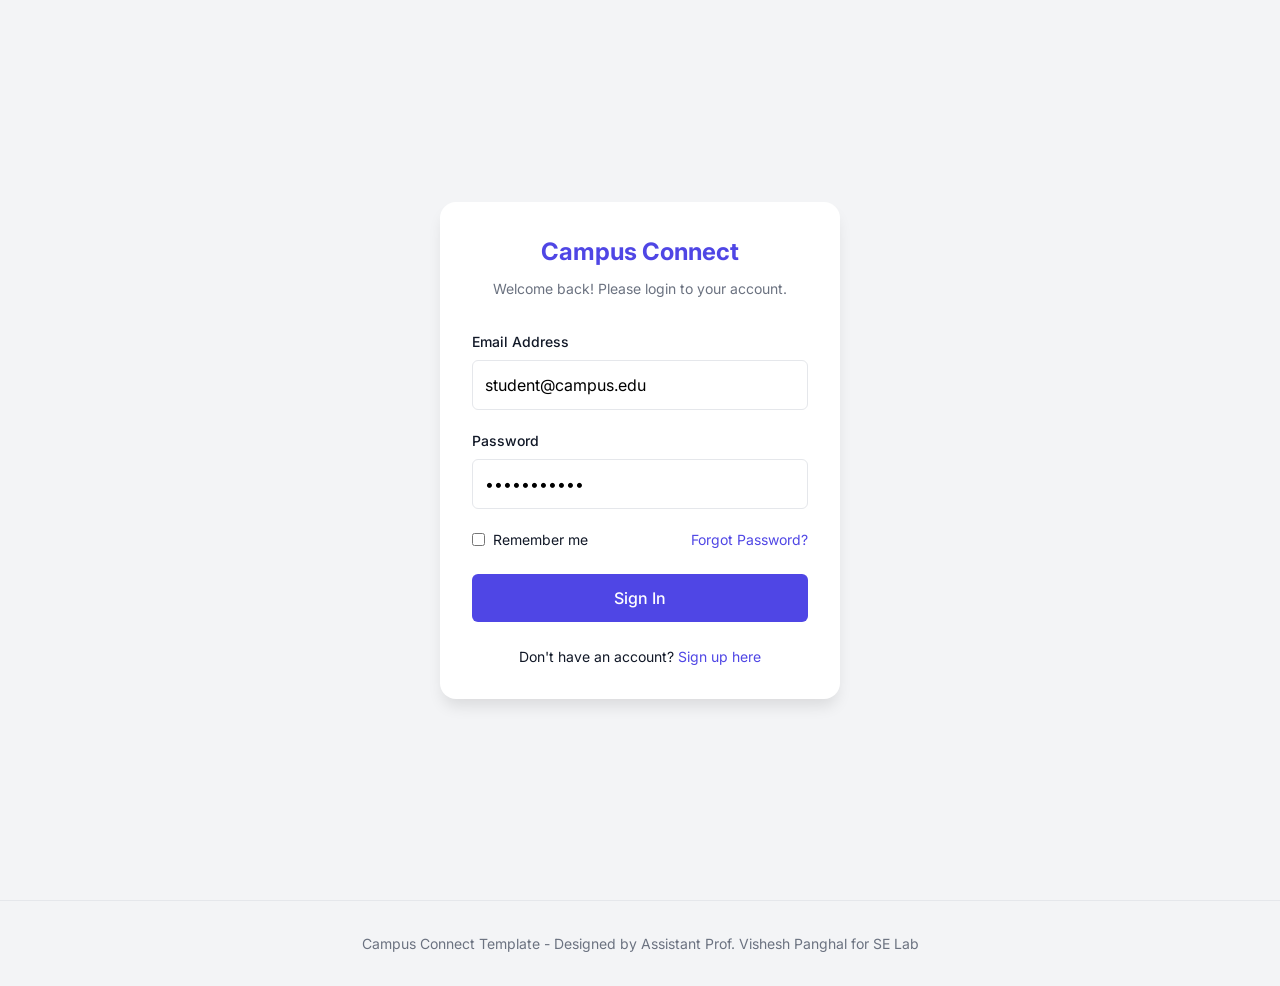
<file: index.html>
<!DOCTYPE html>
<!-- SE Lab Template provided by Assistant Prof. Vishesh Panghal -->
<html lang="en">
<head>
    <meta charset="UTF-8">
    <meta name="viewport" content="width=device-width, initial-scale=1.0">
    <title>Campus Connect - Login</title>
    <link rel="stylesheet" href="./style.css?v=2">
    <link href="https://fonts.googleapis.com/css2?family=Inter:wght@400;500;600;700&display=swap" rel="stylesheet">
    <script src="script.js" defer></script>
</head>
<body>
    <div class="auth-container">
        <div class="auth-card">
            <div class="auth-header">
                <h1>Campus Connect</h1>
                <p>Welcome back! Please login to your account.</p>
            </div>

            <div class="message-box" data-testid="message-box" hidden></div>
            
            <form id="loginForm" class="auth-form">
                <div class="form-group">
                    <label for="email">Email Address</label>
                    <input type="email" id="email" name="email" value="student@campus.edu" placeholder="student@campus.edu" required data-testid="email-input">
                    <span class="error-message" id="emailError">Please enter a valid email.</span>
                </div>
                
                <div class="form-group">
                    <label for="password">Password</label>
                    <input type="password" id="password" name="password" value="password123" placeholder="••••••••" required minlength="8" data-testid="password-input">
                    <span class="error-message" id="passwordError">Password must be at least 8 characters.</span>
                </div>
                
                <div class="form-actions">
                    <div class="checkbox-group">
                        <input type="checkbox" id="remember" name="remember" data-testid="remember-checkbox">
                        <label for="remember">Remember me</label>
                    </div>
                    <a href="#" class="forgot-link">Forgot Password?</a>
                </div>
                
                <button type="submit" class="btn btn-primary btn-block" data-testid="login-button">Sign In</button>
                
                <div class="auth-footer">
                    <p>Don't have an account? <a href="#" id="showRegister" data-testid="show-register">Sign up here</a></p>
                </div>
            </form>

            <form id="registerForm" class="auth-form" hidden>
                <div class="form-group">
                    <label for="fullName">Full Name</label>
                    <input type="text" id="fullName" name="fullName" placeholder="Student Name" required data-testid="register-name">
                </div>

                <div class="form-group">
                    <label for="registerEmail">Email Address</label>
                    <input type="email" id="registerEmail" name="registerEmail" placeholder="newstudent@campus.edu" required data-testid="register-email">
                </div>

                <div class="form-group">
                    <label for="registerPassword">Password</label>
                    <input type="password" id="registerPassword" name="registerPassword" placeholder="Minimum 8 characters" required minlength="8" data-testid="register-password">
                </div>

                <button type="submit" class="btn btn-primary btn-block" data-testid="register-button">Create Account</button>

                <div class="auth-footer">
                    <p>Already registered? <a href="#" id="showLogin" data-testid="show-login">Back to login</a></p>
                </div>
            </form>
        </div>
    </div>
    <footer class="site-footer">
        <p>Campus Connect Template - Designed by Assistant Prof. Vishesh Panghal for SE Lab</p>
    </footer>
</body>
</html>
</file>
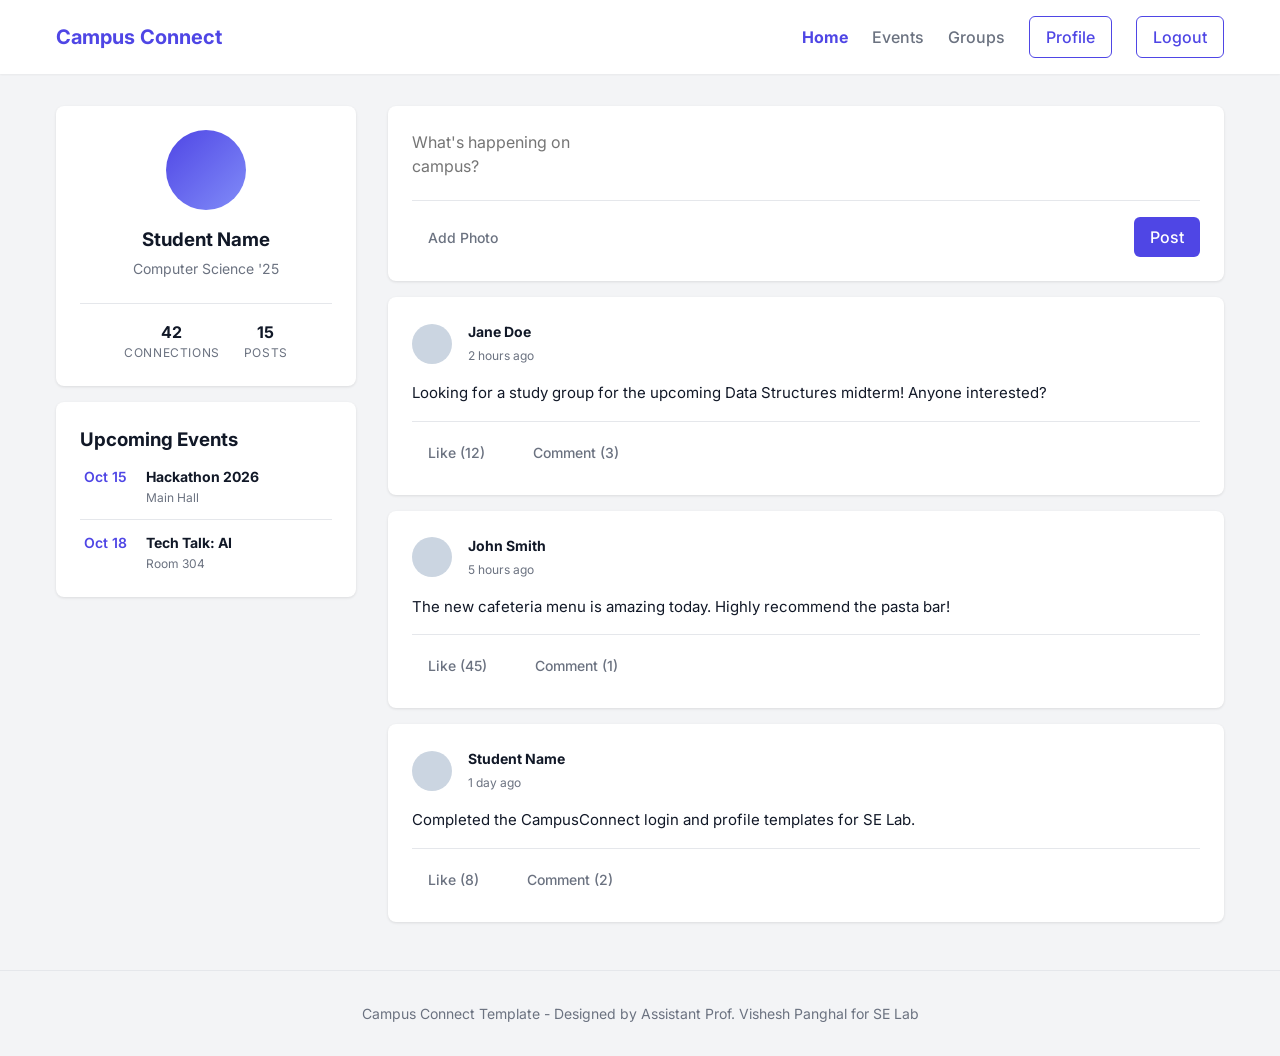
<file: dashboard.html>
<!DOCTYPE html>
<!-- SE Lab Template provided by Assistant Prof. Vishesh Panghal -->
<html lang="en">
<head>
    <meta charset="UTF-8">
    <meta name="viewport" content="width=device-width, initial-scale=1.0">
    <title>Campus Connect - Dashboard</title>
    <link rel="stylesheet" href="./style.css?v=2">
    <link href="https://fonts.googleapis.com/css2?family=Inter:wght@400;500;600;700&display=swap" rel="stylesheet">
    <script src="script.js" defer></script>
</head>
<body class="bg-light">
    <nav class="navbar">
        <div class="nav-container">
            <h2 class="logo">Campus Connect</h2>
            <div class="nav-links">
                <a href="dashboard.html" class="active">Home</a>
                <a href="events.html" data-testid="nav-events">Events</a>
                <a href="groups.html" data-testid="nav-groups">Groups</a>
                <a href="profile.html" class="btn btn-outline" data-testid="nav-profile">Profile</a>
                <a href="index.html" class="btn btn-outline" data-testid="nav-logout">Logout</a>
            </div>
        </div>
    </nav>

    <main class="dashboard-container">
        <!-- Sidebar -->
        <aside class="sidebar">
            <div class="card profile-summary">
                <div class="avatar-placeholder"></div>
                <h3 data-current-user>Student Name</h3>
                <p data-current-department>Computer Science '25</p>
                <div class="stats">
                    <div><strong>42</strong><span>Connections</span></div>
                    <div><strong>15</strong><span>Posts</span></div>
                </div>
            </div>
            
            <div class="card upcoming-events">
                <h3>Upcoming Events</h3>
                <ul class="event-list" data-testid="event-list">
                    <li>
                        <div class="event-date">Oct 15</div>
                        <div class="event-details">
                            <h4>Hackathon 2026</h4>
                            <p>Main Hall</p>
                        </div>
                    </li>
                    <li>
                        <div class="event-date">Oct 18</div>
                        <div class="event-details">
                            <h4>Tech Talk: AI</h4>
                            <p>Room 304</p>
                        </div>
                    </li>
                </ul>
            </div>
        </aside>

        <!-- Main Feed -->
        <section class="feed">
            <div class="message-box" data-testid="message-box" hidden></div>

            <div class="card create-post">
                <form id="postForm">
                    <textarea placeholder="What's happening on campus?" required data-testid="post-input"></textarea>
                    <div class="post-actions">
                        <button type="button" class="btn btn-text">Add Photo</button>
                        <button type="submit" class="btn btn-primary" data-testid="post-submit">Post</button>
                    </div>
                </form>
            </div>

            <div class="post-feed" data-testid="post-feed">
                <!-- Posts are rendered from script.js mock data. -->
            </div>
        </section>
    </main>

    <footer class="site-footer">
        <p>Campus Connect Template - Designed by Assistant Prof. Vishesh Panghal for SE Lab</p>
    </footer>
</body>
</html>
</file>
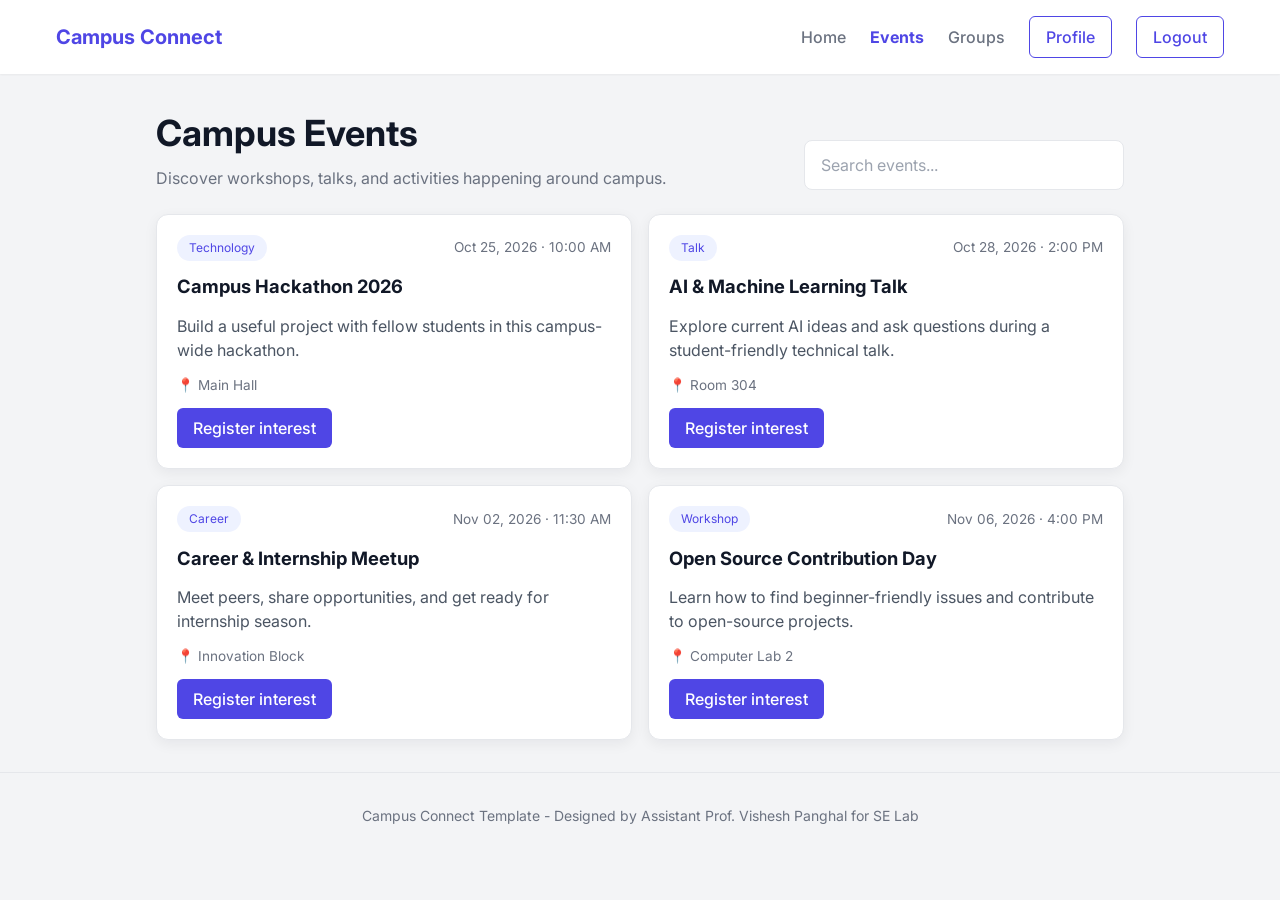
<file: events.html>
<!DOCTYPE html>
<html lang="en"><head><meta charset="UTF-8"><meta name="viewport" content="width=device-width, initial-scale=1.0"><title>Campus Connect - Events</title><link rel="stylesheet" href="./style.css?v=2"><link href="https://fonts.googleapis.com/css2?family=Inter:wght@400;500;600;700&display=swap" rel="stylesheet"><script src="script.js" defer></script></head><body class="bg-light">
<nav class="navbar"><div class="nav-container"><h2 class="logo">Campus Connect</h2><div class="nav-links"><a href="dashboard.html">Home</a><a href="events.html" class="active" data-testid="nav-events">Events</a><a href="groups.html" data-testid="nav-groups">Groups</a><a href="profile.html" class="btn btn-outline" data-testid="nav-profile">Profile</a><a href="index.html" class="btn btn-outline" data-testid="nav-logout">Logout</a></div></div></nav>
<main class="page-container"><div class="page-heading"><div><h1>Campus Events</h1><p>Discover workshops, talks, and activities happening around campus.</p></div><input class="directory-search" type="search" placeholder="Search events..." aria-label="Search events" data-events-search></div><div class="listing-grid" data-events-list></div></main>
<footer class="site-footer"><p>Campus Connect Template - Designed by Assistant Prof. Vishesh Panghal for SE Lab</p></footer>
</body></html>
</file>
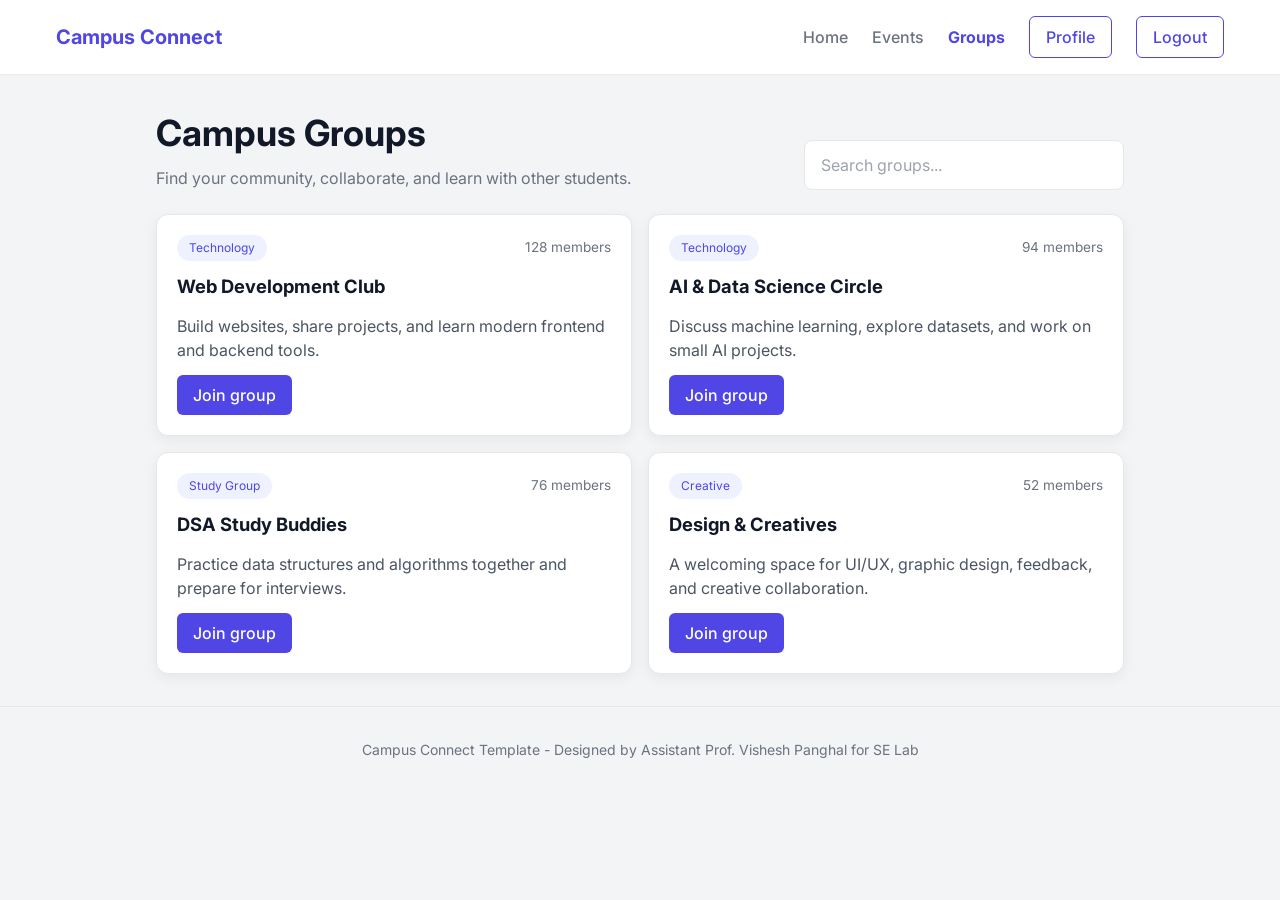
<file: groups.html>
<!DOCTYPE html>
<html lang="en"><head><meta charset="UTF-8"><meta name="viewport" content="width=device-width, initial-scale=1.0"><title>Campus Connect - Groups</title><link rel="stylesheet" href="./style.css?v=2"><link href="https://fonts.googleapis.com/css2?family=Inter:wght@400;500;600;700&display=swap" rel="stylesheet"><script src="script.js" defer></script></head><body class="bg-light">
<nav class="navbar"><div class="nav-container"><h2 class="logo">Campus Connect</h2><div class="nav-links"><a href="dashboard.html">Home</a><a href="events.html" data-testid="nav-events">Events</a><a href="groups.html" class="active" data-testid="nav-groups">Groups</a><a href="profile.html" class="btn btn-outline" data-testid="nav-profile">Profile</a><a href="index.html" class="btn btn-outline" data-testid="nav-logout">Logout</a></div></div></nav>
<main class="page-container"><div class="page-heading"><div><h1>Campus Groups</h1><p>Find your community, collaborate, and learn with other students.</p></div><input class="directory-search" type="search" placeholder="Search groups..." aria-label="Search groups" data-groups-search></div><div class="listing-grid" data-groups-list></div></main>
<footer class="site-footer"><p>Campus Connect Template - Designed by Assistant Prof. Vishesh Panghal for SE Lab</p></footer>
</body></html>
</file>
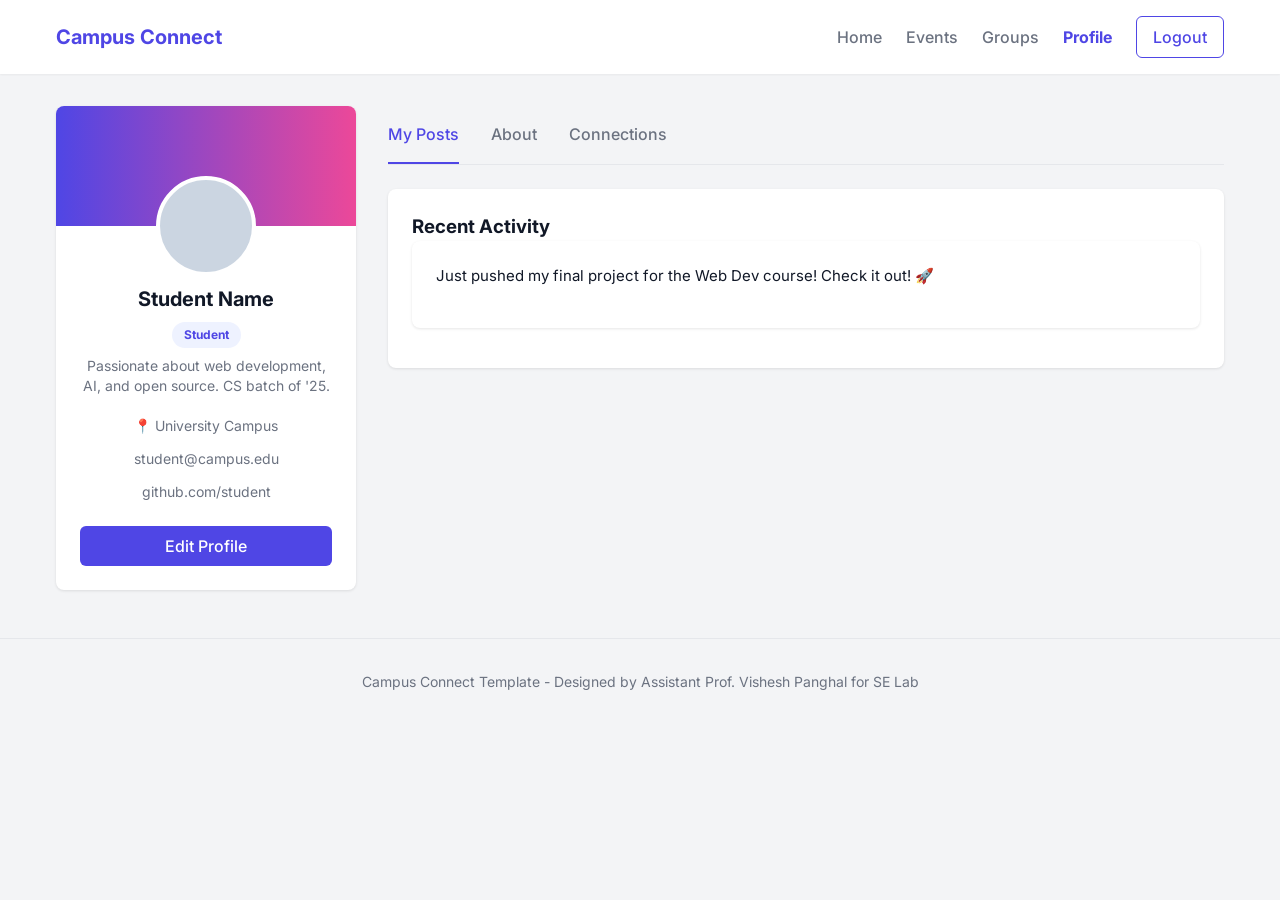
<file: profile.html>
<!DOCTYPE html>
<!-- SE Lab Template provided by Assistant Prof. Vishesh Panghal -->
<html lang="en">
<head>
    <meta charset="UTF-8">
    <meta name="viewport" content="width=device-width, initial-scale=1.0">
    <title>Campus Connect - Profile</title>
    <link rel="stylesheet" href="./style.css?v=2">
    <link href="https://fonts.googleapis.com/css2?family=Inter:wght@400;500;600;700&display=swap" rel="stylesheet">
    <script src="script.js" defer></script>
</head>
<body class="bg-light">
    <nav class="navbar">
        <div class="nav-container">
            <h2 class="logo">Campus Connect</h2>
            <div class="nav-links">
                <a href="dashboard.html">Home</a>
                <a href="events.html" data-testid="nav-events">Events</a>
                <a href="groups.html" data-testid="nav-groups">Groups</a>
                <a href="profile.html" class="active" data-testid="nav-profile">Profile</a>
                <a href="index.html" class="btn btn-outline">Logout</a>
            </div>
        </div>
    </nav>

    <main class="dashboard-container">
        <div class="message-box" data-testid="message-box" hidden></div>

        <!-- Main Profile Info -->
        <section class="profile-main card">
            <div class="profile-header-bg"></div>
            <div class="profile-details-wrapper">
                <div class="avatar-large"></div>
                <div class="profile-info">
                    <h2><span data-testid="profile-name">Student Name</span> <span class="badge">Student</span></h2>
                    <p class="bio" data-testid="profile-bio">Passionate about web development, AI, and open source. CS batch of '25.</p>
                    <ul class="profile-meta">
                        <li>📍 University Campus</li>
                        <li data-testid="profile-email">student@campus.edu</li>
                        <li data-testid="profile-github">github.com/student</li>
                    </ul>
                </div>
                <button class="btn btn-primary edit-profile-btn" data-testid="edit-profile-btn">Edit Profile</button>
            </div>
        </section>

        <!-- Profile Tabs -->
        <section class="profile-content">
            <div class="tabs">
                <button class="tab active" data-testid="tab-posts">My Posts</button>
                <button class="tab" data-testid="tab-about">About</button>
                <button class="tab" data-testid="tab-connections">Connections</button>
            </div>
            
            <div class="card tab-panel active">
                <h3>Recent Activity</h3>
                <div class="post-feed">
                    <div class="card post">
                        <div class="post-content">
                            <p>Just pushed my final project for the Web Dev course! Check it out! 🚀</p>
                        </div>
                    </div>
                </div>
            </div>
        </section>
    </main>

    <!-- Edit Profile Modal -->
    <div id="editModal" class="modal" data-testid="edit-modal" aria-hidden="true">
        <div class="modal-content card">
            <div class="modal-header">
                <h2>Edit Profile</h2>
                <span class="close" data-testid="close-modal">&times;</span>
            </div>
            <form id="profileForm" class="auth-form">
                <div class="form-group">
                    <label for="fullName">Full Name</label>
                    <input type="text" id="fullName" name="fullName" value="Student Name" required data-testid="edit-name">
                </div>
                <div class="form-group">
                    <label for="bio">Bio</label>
                    <textarea id="bio" name="bio" rows="3" data-testid="edit-bio">Passionate about web development, AI, and open source. CS batch of '25.</textarea>
                </div>
                <div class="form-actions" style="margin-top: 1rem;">
                    <button type="submit" class="btn btn-primary" data-testid="save-profile-btn">Save Changes</button>
                </div>
            </form>
        </div>
    </div>

    <footer class="site-footer">
        <p>Campus Connect Template - Designed by Assistant Prof. Vishesh Panghal for SE Lab</p>
    </footer>
</body>
</html>
</file>
<file: style.css>
:root {
    --primary: #4F46E5;
    --primary-hover: #4338CA;
    --bg-color: #F3F4F6;
    --card-bg: #FFFFFF;
    --text-main: #111827;
    --text-muted: #6B7280;
    --border-color: #E5E7EB;
    --error: #EF4444;
}

* {
    box-sizing: border-box;
    margin: 0;
    padding: 0;
}

body {
    font-family: 'Inter', sans-serif;
    background-color: var(--bg-color);
    color: var(--text-main);
    line-height: 1.5;
    overflow-x: hidden;
}

.bg-light { background-color: var(--bg-color); }

a { text-decoration: none; color: var(--primary); }
a:hover { text-decoration: underline; }

/* Buttons */
.btn {
    display: inline-block;
    padding: 0.5rem 1rem;
    border-radius: 0.375rem;
    font-weight: 500;
    text-align: center;
    cursor: pointer;
    border: none;
    transition: all 0.2s;
}

.btn-primary { background-color: var(--primary); color: white; }
.btn-primary:hover { background-color: var(--primary-hover); text-decoration: none; }
.btn-outline { border: 1px solid var(--primary); color: var(--primary); background: transparent; }
.btn-outline:hover { background: var(--primary); color: white; text-decoration: none; }
.btn-text { background: transparent; color: var(--text-muted); font-size: 0.875rem; }
.btn-text:hover { color: var(--primary); }
.btn-block { display: block; width: 100%; padding: 0.75rem; }

/* Cards */
.card {
    background: var(--card-bg);
    border-radius: 0.5rem;
    box-shadow: 0 1px 3px rgba(0,0,0,0.1);
    padding: 1.5rem;
    margin-bottom: 1rem;
}

/* Authentication Pages */
.auth-container {
    display: flex;
    justify-content: center;
    align-items: center;
    min-height: 100vh;
    padding: 1rem;
}

.auth-card {
    background: var(--card-bg);
    width: 100%;
    max-width: 400px;
    padding: 2rem;
    border-radius: 1rem;
    box-shadow: 0 10px 15px -3px rgba(0,0,0,0.1);
}

.auth-header { text-align: center; margin-bottom: 2rem; }
.auth-header h1 { font-size: 1.5rem; font-weight: 700; color: var(--primary); margin-bottom: 0.5rem; }
.auth-header p { color: var(--text-muted); font-size: 0.875rem; }

.form-group { margin-bottom: 1.25rem; }
.form-group label { display: block; font-size: 0.875rem; font-weight: 500; margin-bottom: 0.5rem; }
.form-group input, .form-group textarea {
    width: 100%;
    padding: 0.75rem;
    border: 1px solid var(--border-color);
    border-radius: 0.375rem;
    font-size: 1rem;
}
.form-group input:focus, .form-group textarea:focus {
    outline: none;
    border-color: var(--primary);
    box-shadow: 0 0 0 3px rgba(79, 70, 229, 0.1);
}

.error-message { color: var(--error); font-size: 0.75rem; display: none; margin-top: 0.25rem; }
.form-group input:invalid:not(:placeholder-shown) ~ .error-message { display: block; }

.form-actions { display: flex; justify-content: space-between; align-items: center; margin-bottom: 1.5rem; font-size: 0.875rem; }
.checkbox-group { display: flex; align-items: center; gap: 0.5rem; }

.auth-footer { text-align: center; margin-top: 1.5rem; font-size: 0.875rem; }

.message-box {
    padding: 0.75rem 1rem;
    border-radius: 0.375rem;
    margin-bottom: 1rem;
    font-size: 0.875rem;
}
.message-box.success {
    background: #ECFDF5;
    color: #047857;
    border: 1px solid #A7F3D0;
}
.message-box.error {
    background: #FEF2F2;
    color: #B91C1C;
    border: 1px solid #FECACA;
}
.message-box[hidden] { display: none; }

/* Navbar */
.navbar {
    background: var(--card-bg);
    box-shadow: 0 1px 2px rgba(0,0,0,0.05);
    position: sticky;
    top: 0;
    z-index: 50;
}

.nav-container {
    max-width: 1200px;
    margin: 0 auto;
    padding: 1rem;
    display: flex;
    justify-content: space-between;
    align-items: center;
}

.logo { font-size: 1.25rem; font-weight: 700; color: var(--primary); }
.nav-links { display: flex; gap: 1.5rem; align-items: center; }
.nav-links a { color: var(--text-muted); font-weight: 500; }
.nav-links a.active, .nav-links a:hover { color: var(--primary); text-decoration: none; }

/* Dashboard Layout */
.dashboard-container {
    max-width: 1200px;
    margin: 2rem auto;
    padding: 0 1rem;
    display: grid;
    grid-template-columns: 300px 1fr;
    gap: 2rem;
}

/* Sidebar */
.profile-summary { text-align: center; }
.avatar-placeholder {
    width: 80px; height: 80px;
    border-radius: 50%;
    background: linear-gradient(135deg, var(--primary), #818cf8);
    margin: 0 auto 1rem;
}
.profile-summary h3 { margin-bottom: 0.25rem; }
.profile-summary p { color: var(--text-muted); font-size: 0.875rem; margin-bottom: 1.5rem; }
.stats { display: flex; justify-content: center; gap: 1.5rem; border-top: 1px solid var(--border-color); padding-top: 1rem; }
.stats div { display: flex; flex-direction: column; }
.stats span { font-size: 0.75rem; color: var(--text-muted); text-transform: uppercase; letter-spacing: 0.05em; }

.event-list { list-style: none; }
.event-list li { display: flex; gap: 1rem; padding: 0.75rem 0; border-bottom: 1px solid var(--border-color); }
.event-list li:last-child { border: none; padding-bottom: 0; }
.event-date { font-weight: 600; color: var(--primary); width: 50px; text-align: center; font-size: 0.875rem; }
.event-details h4 { font-size: 0.875rem; margin-bottom: 0.125rem; }
.event-details p { font-size: 0.75rem; color: var(--text-muted); }

/* Main Feed */
.create-post textarea { border: none; resize: none; margin-bottom: 1rem; font-family: inherit; }
.create-post textarea:focus { box-shadow: none; }
.post-actions { display: flex; justify-content: space-between; border-top: 1px solid var(--border-color); padding-top: 1rem; }

.post-header { display: flex; gap: 1rem; align-items: center; margin-bottom: 1rem; }
.avatar-small { width: 40px; height: 40px; border-radius: 50%; background: #CBD5E1; }
.post-meta h4 { font-size: 0.875rem; }
.post-meta span { font-size: 0.75rem; color: var(--text-muted); }
.post-content { margin-bottom: 1rem; font-size: 0.9375rem; }
.post-footer { display: flex; gap: 1rem; border-top: 1px solid var(--border-color); padding-top: 0.75rem; }

/* Profile Page */
.profile-main { padding: 0; overflow: hidden; position: relative; text-align: center; }
.profile-header-bg { height: 120px; background: linear-gradient(90deg, #4F46E5, #ec4899); }
.profile-details-wrapper { padding: 0 1.5rem 1.5rem; position: relative; display: flex; flex-direction: column; align-items: center; }
.avatar-large { 
    width: 100px; height: 100px; 
    border-radius: 50%; 
    background: #CBD5E1; 
    border: 4px solid white; 
    position: relative; 
    margin-top: -50px;
    margin-bottom: 0.5rem;
}
.profile-info { margin-top: 0; width: 100%; }
.profile-info h2 { font-size: 1.25rem; display: flex; flex-direction: column; align-items: center; gap: 0.5rem; margin-bottom: 0.5rem; }
.badge { background: #EEF2FF; color: var(--primary); font-size: 0.75rem; padding: 0.25rem 0.75rem; border-radius: 9999px; }
.bio { margin: 0.5rem 0 1.25rem; color: var(--text-muted); font-size: 0.875rem; line-height: 1.4; }
.profile-meta { display: flex; flex-direction: column; gap: 0.75rem; list-style: none; font-size: 0.875rem; color: var(--text-muted); margin-bottom: 1.5rem; width: 100%; }
.edit-profile-btn { position: static; width: 100%; }

/* Tabs */
.tabs { display: flex; border-bottom: 1px solid var(--border-color); margin-bottom: 1.5rem; gap: 2rem; }
.tab { padding: 1rem 0; background: none; border: none; font-size: 1rem; font-weight: 500; color: var(--text-muted); cursor: pointer; border-bottom: 2px solid transparent; }
.tab.active { color: var(--primary); border-bottom-color: var(--primary); }

/* Modals */
.modal { display: none; position: fixed; top: 0; left: 0; width: 100%; height: 100%; background: rgba(0,0,0,0.5); z-index: 100; }
.modal-content { max-width: 500px; margin: 10% auto; position: relative; }
.modal-header { display: flex; justify-content: space-between; align-items: center; margin-bottom: 1.5rem; }
.close { font-size: 1.5rem; cursor: pointer; color: var(--text-muted); }
.close:hover { color: var(--text-main); }

/* Footer */
.site-footer {
    text-align: center;
    padding: 2rem 1rem;
    color: var(--text-muted);
    font-size: 0.875rem;
    margin-top: 2rem;
    border-top: 1px solid var(--border-color);
}

@media (max-width: 820px) {
    .nav-container {
        flex-direction: column;
        align-items: flex-start;
        gap: 1rem;
    }

    .nav-links {
        width: 100%;
        flex-wrap: wrap;
        gap: 0.75rem;
    }

    .dashboard-container {
        grid-template-columns: 1fr;
        margin: 1rem auto;
        gap: 1rem;
    }
}


/* Events and Groups directory pages */
.page-container { max-width: 1000px; margin: 2rem auto; padding: 0 1rem; min-height: 60vh; }
.page-heading { display: flex; flex-wrap: wrap; justify-content: space-between; align-items: end; gap: 1rem; margin-bottom: 1.5rem; }
.page-heading h1 { font-size: clamp(1.7rem, 4vw, 2.25rem); margin-bottom: .35rem; }
.page-heading p { color: var(--text-muted); }
.directory-search { width: min(100%, 320px); padding: .75rem 1rem; border: 1px solid var(--border-color); border-radius: .5rem; font: inherit; background: white; }
.listing-grid { display: grid; grid-template-columns: repeat(2, minmax(0, 1fr)); gap: 1rem; }
.listing-card { margin: 0; display: flex; flex-direction: column; align-items: flex-start; gap: .8rem; }
.listing-card h2 { font-size: 1.15rem; }
.listing-topline { display: flex; width: 100%; justify-content: space-between; align-items: center; gap: .75rem; flex-wrap: wrap; }
.listing-date, .listing-meta { color: var(--text-muted); font-size: .85rem; }
.listing-description { color: #4B5563; }
.listing-card .btn { margin-top: auto; }
.empty-state { grid-column: 1 / -1; color: var(--text-muted); text-align: center; }
@media (max-width: 640px) { .listing-grid { grid-template-columns: 1fr; } .page-heading { align-items: stretch; } .directory-search { width: 100%; } }


/* Reliability and visual consistency fixes */
html { min-height: 100%; }
body { min-height: 100vh; }
button, input, textarea, select { font: inherit; }
button:focus-visible, a:focus-visible, input:focus-visible, textarea:focus-visible {
    outline: 3px solid rgba(79, 70, 229, .28);
    outline-offset: 2px;
}
.navbar { width: 100%; }
.nav-container { width: 100%; }
.nav-links a { display: inline-block; }
.nav-links a.btn { color: var(--primary); }
.nav-links a.btn:hover { color: #fff; }
.nav-links a.active { font-weight: 700; }
.page-container { width: min(100% - 2rem, 1000px); }
.listing-grid { width: 100%; align-items: stretch; }
.listing-card {
    min-width: 0;
    background: var(--card-bg);
    border: 1px solid var(--border-color);
    border-radius: .75rem;
    box-shadow: 0 4px 14px rgba(17, 24, 39, .06);
    padding: 1.25rem;
}
.listing-card h2 { color: var(--text-main); }
.listing-card .btn { align-self: flex-start; }
.listing-card .btn:disabled { opacity: .7; cursor: default; }
.listing-topline > * { max-width: 100%; }
.directory-search { color: var(--text-main); min-height: 44px; }
.directory-search::placeholder { color: #9CA3AF; }
.site-footer { margin-top: auto; }
@media (max-width: 820px) {
    .nav-container { align-items: flex-start; }
    .nav-links { align-items: center; }
}
@media (max-width: 480px) {
    .nav-links { gap: .5rem; }
    .nav-links a { font-size: .875rem; }
    .nav-links a.btn { padding: .4rem .65rem; }
    .listing-card { padding: 1rem; }
}
</file>
